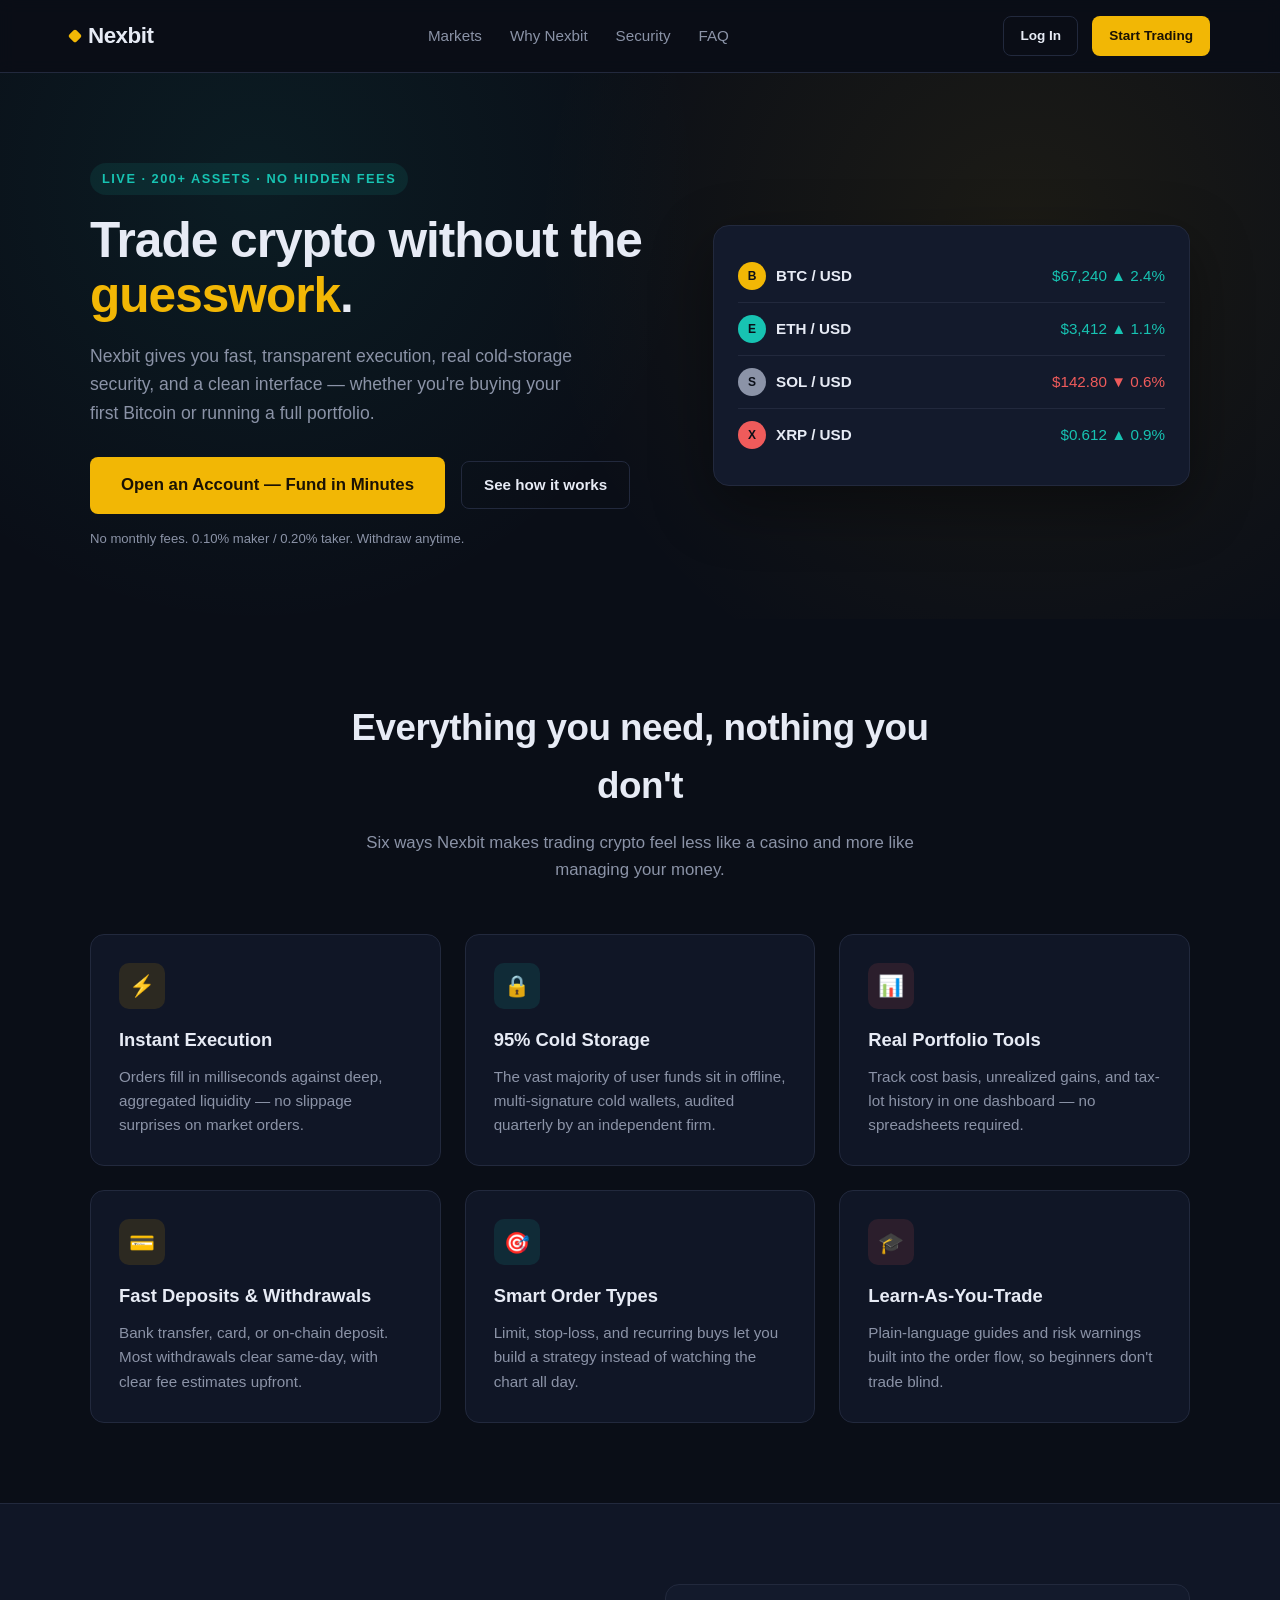
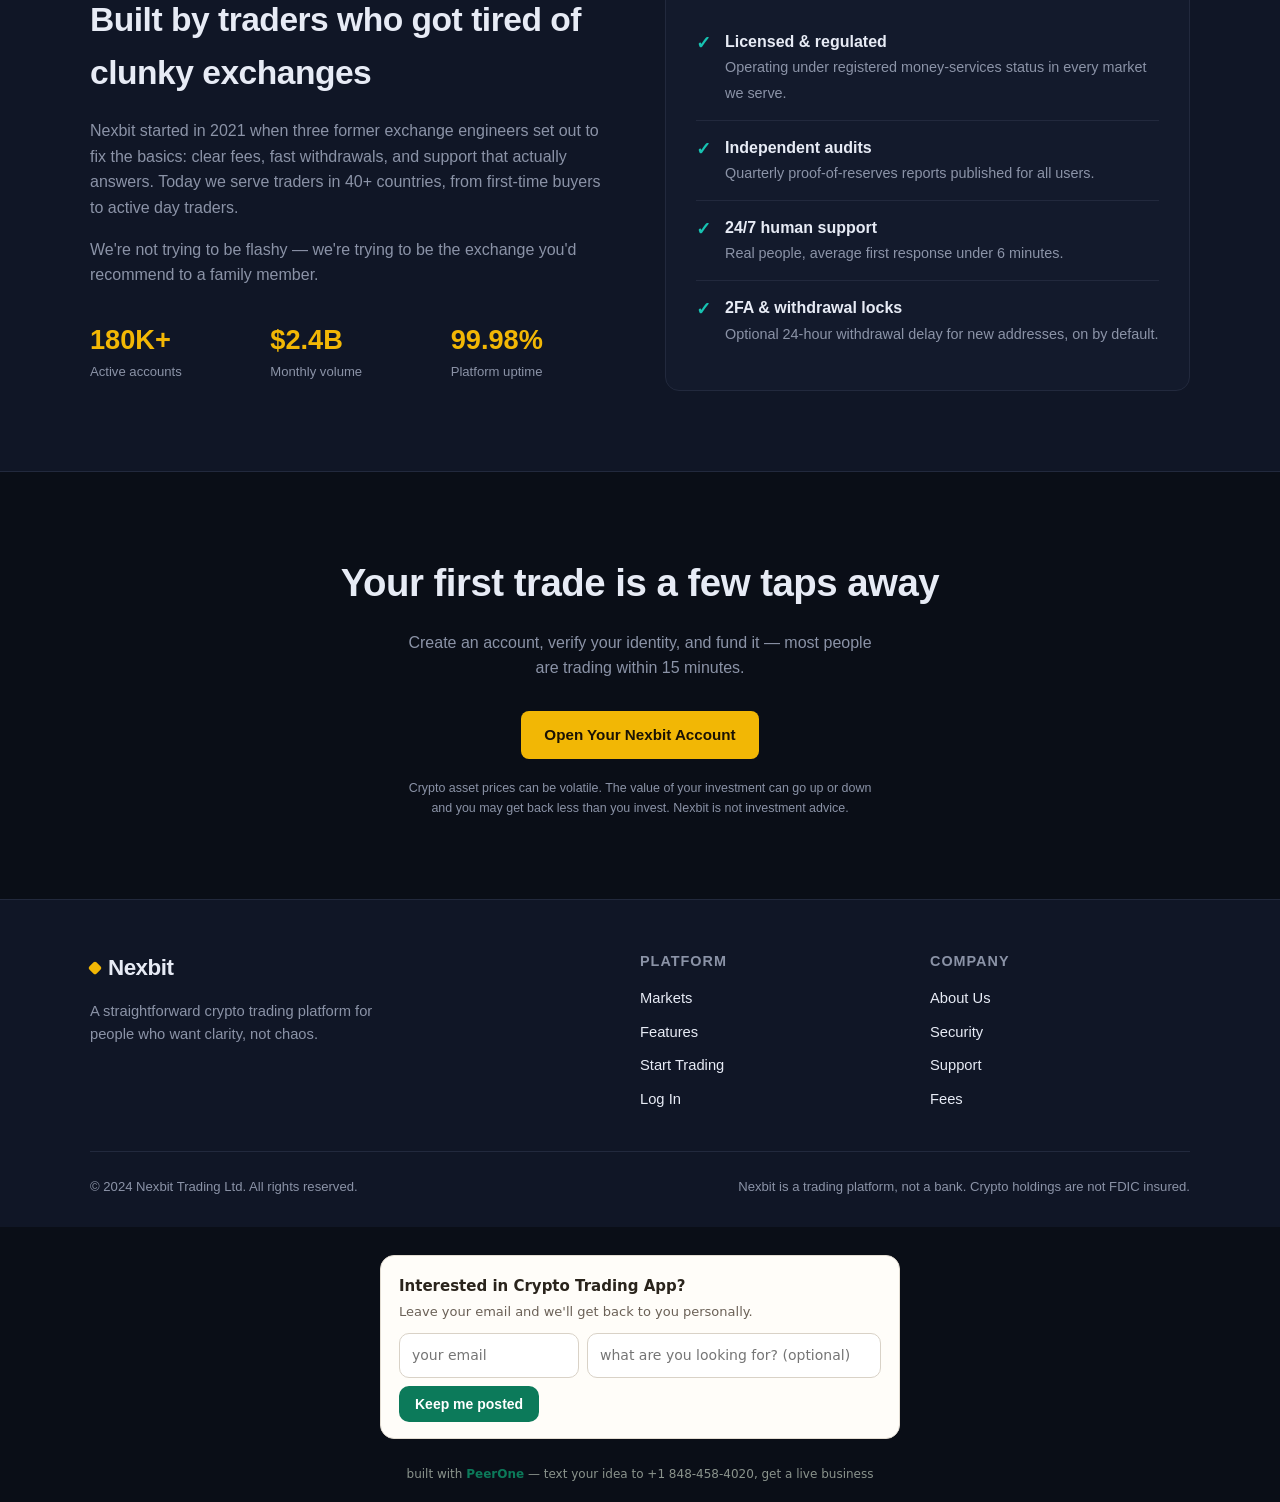
<file: index.html>
<!DOCTYPE html>
<html lang="en">
<head>
<meta property="og:title" content="Crypto Trading App">
<meta property="og:description" content="Crypto Trading App — a real business, live now. Built on PeerOne.">
<meta property="og:image" content="https://peerone.in/crypto-trading-app/og.png">
<meta property="og:url" content="https://peerone.in/crypto-trading-app/">
<meta property="og:type" content="website">
<meta name="twitter:card" content="summary_large_image">
<link rel="canonical" href="https://peerone.in/crypto-trading-app/">
<meta charset="UTF-8">
<meta name="viewport" content="width=device-width, initial-scale=1.0">
<title>Nexbit — Crypto Trading, Simplified</title>
<style>
  :root {
    --bg: #0a0e17;
    --bg-alt: #101626;
    --card: #131a2c;
    --border: #22293d;
    --text: #e7ebf5;
    --muted: #8b93a7;
    --gold: #f2b705;
    --teal: #17c3b2;
    --red: #ef5b5b;
  }

  * { box-sizing: border-box; margin: 0; padding: 0; }

  html { scroll-behavior: smooth; }

  body {
    font-family: -apple-system, BlinkMacSystemFont, "Segoe UI", Roboto, Helvetica, Arial, sans-serif;
    background: var(--bg);
    color: var(--text);
    line-height: 1.6;
  }

  a { color: inherit; text-decoration: none; }

  img, svg { display: block; }

  .wrap {
    width: 100%;
    max-width: 1140px;
    margin: 0 auto;
    padding: 0 20px;
  }

  /* HEADER */
  header.site {
    position: sticky;
    top: 0;
    z-index: 100;
    background: rgba(10, 14, 23, 0.9);
    backdrop-filter: blur(8px);
    border-bottom: 1px solid var(--border);
  }

  .nav {
    display: flex;
    align-items: center;
    justify-content: space-between;
    padding: 16px 0;
  }

  .logo {
    font-size: 1.4rem;
    font-weight: 800;
    letter-spacing: -0.5px;
    display: flex;
    align-items: center;
    gap: 8px;
  }

  .logo .dot {
    width: 10px;
    height: 10px;
    background: var(--gold);
    border-radius: 2px;
    transform: rotate(45deg);
  }

  nav.links {
    display: none;
    gap: 28px;
    font-size: 0.95rem;
    color: var(--muted);
  }

  nav.links a:hover { color: var(--text); }

  @media (min-width: 800px) {
    nav.links { display: flex; }
  }

  .nav-actions {
    display: flex;
    align-items: center;
    gap: 14px;
  }

  .btn {
    display: inline-block;
    padding: 11px 22px;
    border-radius: 8px;
    font-weight: 600;
    font-size: 0.95rem;
    transition: transform 0.15s ease, box-shadow 0.15s ease;
    border: 1px solid transparent;
  }

  .btn-primary {
    background: var(--gold);
    color: #1a1204;
  }

  .btn-primary:hover {
    box-shadow: 0 0 0 3px rgba(242, 183, 5, 0.25);
  }

  .btn-ghost {
    color: var(--text);
    border-color: var(--border);
  }

  .btn-ghost:hover {
    border-color: var(--gold);
    color: var(--gold);
  }

  .btn-small { padding: 8px 16px; font-size: 0.85rem; }

  /* HERO */
  .hero {
    padding: 90px 0 70px;
    position: relative;
    overflow: hidden;
    background:
      radial-gradient(circle at 20% 20%, rgba(23, 195, 178, 0.08), transparent 40%),
      radial-gradient(circle at 80% 30%, rgba(242, 183, 5, 0.08), transparent 45%);
  }

  .hero-grid {
    display: grid;
    grid-template-columns: 1fr;
    gap: 40px;
    align-items: center;
  }

  @media (min-width: 900px) {
    .hero-grid { grid-template-columns: 1.1fr 0.9fr; }
  }

  .kicker {
    display: inline-block;
    color: var(--teal);
    font-size: 0.8rem;
    font-weight: 700;
    letter-spacing: 1.5px;
    text-transform: uppercase;
    background: rgba(23, 195, 178, 0.1);
    padding: 6px 12px;
    border-radius: 999px;
    margin-bottom: 18px;
  }

  h1 {
    font-size: clamp(2rem, 4.5vw, 3.1rem);
    line-height: 1.1;
    letter-spacing: -1px;
    margin-bottom: 20px;
  }

  h1 span { color: var(--gold); }

  .hero p.lead {
    color: var(--muted);
    font-size: 1.1rem;
    max-width: 500px;
    margin-bottom: 30px;
  }

  .hero-cta {
    display: flex;
    flex-wrap: wrap;
    gap: 16px;
    align-items: center;
  }

  .hero-cta .btn-primary { font-size: 1.05rem; padding: 14px 30px; }

  .fineprint {
    margin-top: 14px;
    font-size: 0.82rem;
    color: var(--muted);
  }

  /* Ticker card in hero */
  .ticker-card {
    background: var(--card);
    border: 1px solid var(--border);
    border-radius: 16px;
    padding: 24px;
    box-shadow: 0 20px 60px rgba(0,0,0,0.4);
  }

  .ticker-row {
    display: flex;
    justify-content: space-between;
    align-items: center;
    padding: 12px 0;
    border-bottom: 1px solid var(--border);
    font-size: 0.95rem;
  }

  .ticker-row:last-child { border-bottom: none; }

  .coin { display: flex; align-items: center; gap: 10px; font-weight: 600; }

  .coin-icon {
    width: 28px; height: 28px;
    border-radius: 50%;
    display: flex; align-items: center; justify-content: center;
    font-size: 0.75rem;
    font-weight: 800;
    color: #0a0e17;
  }

  .up { color: var(--teal); }
  .down { color: var(--red); }

  /* SECTIONS */
  section { padding: 80px 0; }

  .section-head {
    max-width: 620px;
    margin: 0 auto 50px;
    text-align: center;
  }

  .section-head h2 {
    font-size: clamp(1.7rem, 3vw, 2.3rem);
    letter-spacing: -0.5px;
    margin-bottom: 14px;
  }

  .section-head p { color: var(--muted); font-size: 1.05rem; }

  /* FEATURES */
  .features {
    display: grid;
    grid-template-columns: 1fr;
    gap: 24px;
  }

  @media (min-width: 700px) {
    .features { grid-template-columns: repeat(2, 1fr); }
  }
  @media (min-width: 1000px) {
    .features { grid-template-columns: repeat(3, 1fr); }
  }

  .feature-card {
    background: var(--bg-alt);
    border: 1px solid var(--border);
    border-radius: 14px;
    padding: 28px;
    transition: border-color 0.2s ease, transform 0.2s ease;
  }

  .feature-card:hover {
    border-color: var(--gold);
    transform: translateY(-3px);
  }

  .feature-icon {
    width: 46px; height: 46px;
    border-radius: 10px;
    display: flex; align-items: center; justify-content: center;
    font-size: 1.3rem;
    margin-bottom: 16px;
  }

  .feature-card h3 { font-size: 1.15rem; margin-bottom: 10px; }
  .feature-card p { color: var(--muted); font-size: 0.95rem; }

  /* ABOUT / TRUST */
  .about {
    background: var(--bg-alt);
    border-top: 1px solid var(--border);
    border-bottom: 1px solid var(--border);
  }

  .about-grid {
    display: grid;
    grid-template-columns: 1fr;
    gap: 50px;
    align-items: center;
  }

  @media (min-width: 900px) {
    .about-grid { grid-template-columns: 1fr 1fr; }
  }

  .about h2 { font-size: clamp(1.6rem, 3vw, 2.1rem); margin-bottom: 18px; letter-spacing: -0.5px; }
  .about p { color: var(--muted); margin-bottom: 16px; }

  .stats {
    display: grid;
    grid-template-columns: repeat(3, 1fr);
    gap: 16px;
    margin-top: 30px;
  }

  .stat { text-align: left; }
  .stat .num { font-size: 1.7rem; font-weight: 800; color: var(--gold); }
  .stat .label { font-size: 0.82rem; color: var(--muted); }

  .trust-card {
    background: var(--card);
    border: 1px solid var(--border);
    border-radius: 14px;
    padding: 30px;
  }

  .trust-item {
    display: flex;
    gap: 14px;
    padding: 14px 0;
    border-bottom: 1px solid var(--border);
  }

  .trust-item:last-child { border-bottom: none; }

  .trust-item .mark {
    color: var(--teal);
    font-weight: 800;
    font-size: 1.1rem;
  }

  /* CTA STRIP */
  .cta-strip {
    text-align: center;
    padding: 80px 0;
  }

  .cta-strip h2 {
    font-size: clamp(1.7rem, 3.2vw, 2.4rem);
    margin-bottom: 16px;
    letter-spacing: -0.5px;
  }

  .cta-strip p {
    color: var(--muted);
    max-width: 480px;
    margin: 0 auto 30px;
  }

  /* FOOTER */
  footer {
    border-top: 1px solid var(--border);
    padding: 50px 0 30px;
    background: var(--bg-alt);
  }

  .footer-grid {
    display: grid;
    grid-template-columns: 1fr;
    gap: 30px;
    margin-bottom: 30px;
  }

  @media (min-width: 700px) {
    .footer-grid { grid-template-columns: 2fr 1fr 1fr; }
  }

  .footer-grid h4 {
    font-size: 0.9rem;
    text-transform: uppercase;
    letter-spacing: 1px;
    color: var(--muted);
    margin-bottom: 14px;
  }

  .footer-grid ul { list-style: none; }
  .footer-grid li { margin-bottom: 10px; font-size: 0.92rem; }
  .footer-grid a:hover { color: var(--gold); }

  .footer-bottom {
    display: flex;
    flex-direction: column;
    gap: 10px;
    padding-top: 24px;
    border-top: 1px solid var(--border);
    font-size: 0.82rem;
    color: var(--muted);
  }

  @media (min-width: 700px) {
    .footer-bottom { flex-direction: row; justify-content: space-between; }
  }

  .risk-note {
    font-size: 0.78rem;
    color: var(--muted);
    max-width: 700px;
  }
</style>
<script type="application/ld+json">{"@context": "https://schema.org", "@type": "LocalBusiness", "name": "Crypto Trading App", "url": "https://peerone.in/crypto-trading-app/", "image": "https://peerone.in/crypto-trading-app/og.png", "description": "Crypto Trading App \u2014 built and run on PeerOne."}</script>
</head>
<body>

<header class="site">
  <div class="wrap nav">
    <a href="#top" class="logo"><span class="dot"></span>Nexbit</a>
    <nav class="links">
      <a href="#markets">Markets</a>
      <a href="#features">Why Nexbit</a>
      <a href="#about">Security</a>
      <a href="#faq">FAQ</a>
    </nav>
    <div class="nav-actions">
      <a href="login.html" class="btn btn-ghost btn-small">Log In</a>
      <a href="pay.html" class="btn btn-primary btn-small">Start Trading</a>
    </div>
  </div>
</header>

<main id="top">
  <section class="hero">
    <div class="wrap hero-grid">
      <div>
        <span class="kicker">Live · 200+ assets · No hidden fees</span>
        <h1>Trade crypto without the <span>guesswork</span>.</h1>
        <p class="lead">Nexbit gives you fast, transparent execution, real cold-storage security, and a clean interface — whether you're buying your first Bitcoin or running a full portfolio.</p>
        <div class="hero-cta">
          <a href="pay.html" class="btn btn-primary">Open an Account — Fund in Minutes</a>
          <a href="#features" class="btn btn-ghost">See how it works</a>
        </div>
        <p class="fineprint">No monthly fees. 0.10% maker / 0.20% taker. Withdraw anytime.</p>
      </div>

      <div class="ticker-card">
        <div class="ticker-row">
          <div class="coin"><span class="coin-icon" style="background:#f2b705;">B</span> BTC / USD</div>
          <div class="up">$67,240 ▲ 2.4%</div>
        </div>
        <div class="ticker-row">
          <div class="coin"><span class="coin-icon" style="background:#17c3b2;">E</span> ETH / USD</div>
          <div class="up">$3,412 ▲ 1.1%</div>
        </div>
        <div class="ticker-row">
          <div class="coin"><span class="coin-icon" style="background:#8b93a7;">S</span> SOL / USD</div>
          <div class="down">$142.80 ▼ 0.6%</div>
        </div>
        <div class="ticker-row">
          <div class="coin"><span class="coin-icon" style="background:#ef5b5b;">X</span> XRP / USD</div>
          <div class="up">$0.612 ▲ 0.9%</div>
        </div>
      </div>
    </div>
  </section>

  <section id="features">
    <div class="wrap">
      <div class="section-head">
        <h2>Everything you need, nothing you don't</h2>
        <p>Six ways Nexbit makes trading crypto feel less like a casino and more like managing your money.</p>
      </div>
      <div class="features">
        <div class="feature-card">
          <div class="feature-icon" style="background:rgba(242,183,5,0.12); color:var(--gold);">⚡</div>
          <h3>Instant Execution</h3>
          <p>Orders fill in milliseconds against deep, aggregated liquidity — no slippage surprises on market orders.</p>
        </div>
        <div class="feature-card">
          <div class="feature-icon" style="background:rgba(23,195,178,0.12); color:var(--teal);">🔒</div>
          <h3>95% Cold Storage</h3>
          <p>The vast majority of user funds sit in offline, multi-signature cold wallets, audited quarterly by an independent firm.</p>
        </div>
        <div class="feature-card">
          <div class="feature-icon" style="background:rgba(239,91,91,0.12); color:var(--red);">📊</div>
          <h3>Real Portfolio Tools</h3>
          <p>Track cost basis, unrealized gains, and tax-lot history in one dashboard — no spreadsheets required.</p>
        </div>
        <div class="feature-card">
          <div class="feature-icon" style="background:rgba(242,183,5,0.12); color:var(--gold);">💳</div>
          <h3>Fast Deposits & Withdrawals</h3>
          <p>Bank transfer, card, or on-chain deposit. Most withdrawals clear same-day, with clear fee estimates upfront.</p>
        </div>
        <div class="feature-card">
          <div class="feature-icon" style="background:rgba(23,195,178,0.12); color:var(--teal);">🎯</div>
          <h3>Smart Order Types</h3>
          <p>Limit, stop-loss, and recurring buys let you build a strategy instead of watching the chart all day.</p>
        </div>
        <div class="feature-card">
          <div class="feature-icon" style="background:rgba(239,91,91,0.12); color:var(--red);">🎓</div>
          <h3>Learn-As-You-Trade</h3>
          <p>Plain-language guides and risk warnings built into the order flow, so beginners don't trade blind.</p>
        </div>
      </div>
    </div>
  </section>

  <section id="about" class="about">
    <div class="wrap about-grid">
      <div>
        <h2>Built by traders who got tired of clunky exchanges</h2>
        <p>Nexbit started in 2021 when three former exchange engineers set out to fix the basics: clear fees, fast withdrawals, and support that actually answers. Today we serve traders in 40+ countries, from first-time buyers to active day traders.</p>
        <p>We're not trying to be flashy — we're trying to be the exchange you'd recommend to a family member.</p>
        <div class="stats">
          <div class="stat"><div class="num">180K+</div><div class="label">Active accounts</div></div>
          <div class="stat"><div class="num">$2.4B</div><div class="label">Monthly volume</div></div>
          <div class="stat"><div class="num">99.98%</div><div class="label">Platform uptime</div></div>
        </div>
      </div>
      <div class="trust-card">
        <div class="trust-item"><span class="mark">✓</span><div><strong>Licensed & regulated</strong><br><span style="color:var(--muted); font-size:0.9rem;">Operating under registered money-services status in every market we serve.</span></div></div>
        <div class="trust-item"><span class="mark">✓</span><div><strong>Independent audits</strong><br><span style="color:var(--muted); font-size:0.9rem;">Quarterly proof-of-reserves reports published for all users.</span></div></div>
        <div class="trust-item"><span class="mark">✓</span><div><strong>24/7 human support</strong><br><span style="color:var(--muted); font-size:0.9rem;">Real people, average first response under 6 minutes.</span></div></div>
        <div class="trust-item"><span class="mark">✓</span><div><strong>2FA & withdrawal locks</strong><br><span style="color:var(--muted); font-size:0.9rem;">Optional 24-hour withdrawal delay for new addresses, on by default.</span></div></div>
      </div>
    </div>
  </section>

  <section class="cta-strip" id="faq">
    <div class="wrap">
      <h2>Your first trade is a few taps away</h2>
      <p>Create an account, verify your identity, and fund it — most people are trading within 15 minutes.</p>
      <a href="pay.html" class="btn btn-primary">Open Your Nexbit Account</a>
      <p class="risk-note" style="margin:20px auto 0;">Crypto asset prices can be volatile. The value of your investment can go up or down and you may get back less than you invest. Nexbit is not investment advice.</p>
    </div>
  </section>
</main>

<footer>
  <div class="wrap">
    <div class="footer-grid">
      <div>
        <a href="#top" class="logo"><span class="dot"></span>Nexbit</a>
        <p style="color:var(--muted); margin-top:14px; max-width:320px; font-size:0.92rem;">A straightforward crypto trading platform for people who want clarity, not chaos.</p>
      </div>
      <div>
        <h4>Platform</h4>
        <ul>
          <li><a href="#markets">Markets</a></li>
          <li><a href="#features">Features</a></li>
          <li><a href="pay.html">Start Trading</a></li>
          <li><a href="login.html">Log In</a></li>
        </ul>
      </div>
      <div>
        <h4>Company</h4>
        <ul>
          <li><a href="#about">About Us</a></li>
          <li><a href="#about">Security</a></li>
          <li><a href="#faq">Support</a></li>
          <li><a href="#faq">Fees</a></li>
        </ul>
      </div>
    </div>
    <div class="footer-bottom">
      <span>© 2024 Nexbit Trading Ltd. All rights reserved.</span>
      <span>Nexbit is a trading platform, not a bank. Crypto holdings are not FDIC insured.</span>
    </div>
  </div>
</footer>


<!-- peerone-lead-box -->
<div id="po-lead" style="max-width:520px;margin:28px auto 8px;padding:18px 18px 16px;border:1px solid #e3ddd3;border-radius:14px;font-family:system-ui,-apple-system,'Segoe UI',sans-serif;background:#fffdf9;color:#2a241c">
  <div style="font-weight:700;font-size:15px;margin-bottom:4px">Interested in Crypto Trading App?</div>
  <div style="font-size:13px;color:#6b6157;margin-bottom:10px">Leave your email and we'll get back to you personally.</div>
  <form id="po-lead-form" style="display:flex;gap:8px;flex-wrap:wrap">
    <input name="email" type="email" required placeholder="your email" style="flex:1;min-width:180px;padding:10px 12px;border:1px solid #d9d2c7;border-radius:10px;font:inherit;font-size:14px">
    <input name="note" type="text" placeholder="what are you looking for? (optional)" style="flex:2;min-width:200px;padding:10px 12px;border:1px solid #d9d2c7;border-radius:10px;font:inherit;font-size:14px">
    <button type="submit" style="padding:10px 16px;border:0;border-radius:10px;background:#0c7a5a;color:#fff;font-weight:700;font-size:14px;cursor:pointer">Keep me posted</button>
  </form>
  <div id="po-lead-msg" style="font-size:13px;color:#0c7a5a;margin-top:8px;display:none"></div>
</div>
<script>
(function(){var f=document.getElementById('po-lead-form');if(!f)return;f.addEventListener('submit',async function(e){e.preventDefault();var b=f.querySelector('button');b.disabled=true;var m=document.getElementById('po-lead-msg');try{var r=await fetch('api/leads',{method:'POST',headers:{'Content-Type':'application/json'},body:JSON.stringify({email:f.email.value,note:f.note.value,source:document.referrer||''})});var d=await r.json();m.style.display='block';m.textContent=d.ok?'Thanks! We\'ll be in touch.':(d.error||'Something went wrong');if(d.ok)f.style.display='none';}catch(x){m.style.display='block';m.textContent='Could not send — try again';}b.disabled=false;});})();
</script>
<!-- peerone-account -->
<script>
(function(){var t=localStorage.getItem('auth_token');if(!t)return;
fetch('api/auth/me',{headers:{'Authorization':'Bearer '+t}}).then(function(r){return r.json()}).then(function(d){
if(!d||!d.success){localStorage.removeItem('auth_token');return;}
var first=((d.user&&d.user.name)||'').split(' ')[0]||'there';
document.querySelectorAll('a[href="login.html"],a[href="./login.html"]').forEach(function(a){a.textContent='Hi '+first+' · My account';a.setAttribute('href','dashboard.html');});
}).catch(function(){});})();
</script>

<div style="text-align:center;padding:18px 10px;font-size:12px;color:#8a938c;font-family:system-ui,sans-serif">built with <a href="https://peerone.in" style="color:#0c7a5a;text-decoration:none;font-weight:600">PeerOne</a> — text your idea to +1 848-458-4020, get a live business</div>
</body>
</html>
</file>
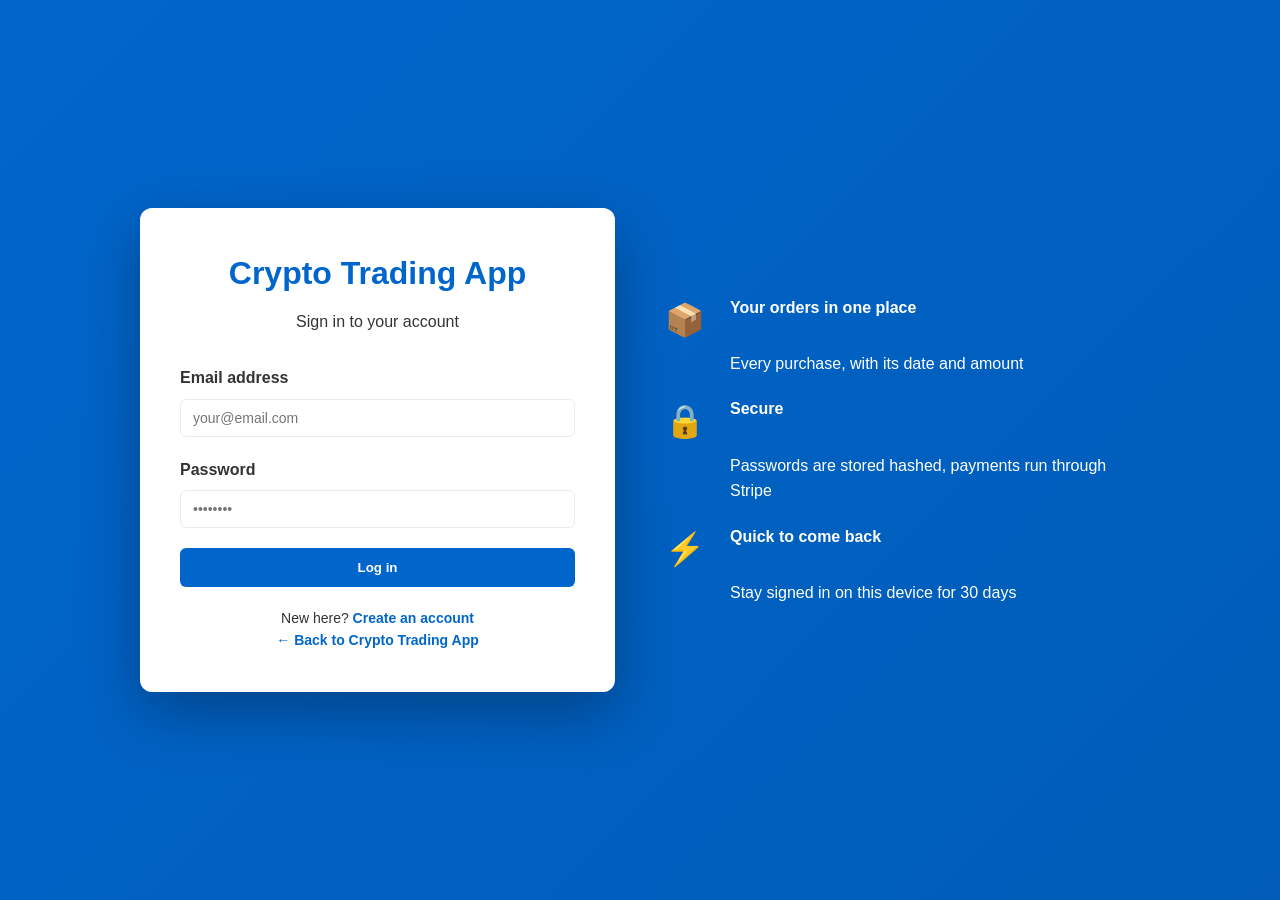
<file: dashboard.html>
<!DOCTYPE html>
<html lang="en">
<head>
    <meta charset="UTF-8">
    <meta name="viewport" content="width=device-width, initial-scale=1.0">
    <title>My Account - Crypto Trading App</title>
    <link rel="stylesheet" href="styles.css">
</head>
<body>
    <nav class="navbar navbar-dashboard">
        <div class="container">
            <div class="navbar-brand">
                <h1>Crypto Trading App</h1>
            </div>
            <ul class="navbar-menu">
                <li><a href="index.html">Home</a></li>
                <li><a href="pay.html">Buy</a></li>
                <li><a href="#" id="logout-btn" class="btn-nav">Log out</a></li>
            </ul>
        </div>
    </nav>

    <div class="dashboard-container">
        <aside class="sidebar">
            <div class="sidebar-content">
                <div class="user-profile">
                    <div class="avatar">👤</div>
                    <div class="user-info">
                        <p class="user-name" id="user-name">Loading...</p>
                        <p class="user-email" id="user-email"></p>
                    </div>
                </div>
                <nav class="sidebar-menu">
                    <a href="#" class="menu-item active" data-section="overview">🏠 Overview</a>
                    <a href="#" class="menu-item" data-section="orders">📦 My orders</a>
                    <a href="#" class="menu-item" data-section="profile">⚙️ Profile</a>
                </nav>
            </div>
        </aside>

        <main class="dashboard-main">
            <section id="overview-section" class="dashboard-section active">
                <div class="section-header">
                    <h2>Hi, <span id="welcome-name">there</span> 👋</h2>
                    <p id="welcome-msg">Your account with Crypto Trading App</p>
                </div>

                <div class="stats-grid">
                    <div class="stat-card">
                        <div class="stat-icon">📦</div>
                        <div class="stat-content">
                            <p class="stat-label">Orders</p>
                            <p class="stat-value" id="stat-orders">–</p>
                        </div>
                    </div>
                    <div class="stat-card">
                        <div class="stat-icon">💳</div>
                        <div class="stat-content">
                            <p class="stat-label">Total spent</p>
                            <p class="stat-value" id="stat-spent">–</p>
                        </div>
                    </div>
                    <div class="stat-card">
                        <div class="stat-icon">📅</div>
                        <div class="stat-content">
                            <p class="stat-label">Member since</p>
                            <p class="stat-value" id="stat-since">–</p>
                        </div>
                    </div>
                </div>

                <div class="quick-actions">
                    <h3>Quick actions</h3>
                    <div class="actions-grid">
                        <a class="action-btn" href="pay.html">🛒 Buy / book</a>
                        <a class="action-btn" href="#" data-goto="orders">📦 See my orders</a>
                        <a class="action-btn" href="index.html">🌐 Back to the site</a>
                    </div>
                </div>
            </section>

            <section id="orders-section" class="dashboard-section">
                <div class="section-header">
                    <h2>My orders</h2>
                    <a class="btn btn-primary" href="pay.html">+ New order</a>
                </div>
                <div class="products-list" id="orders-list">
                    <p>Loading your orders...</p>
                </div>
            </section>

            <section id="profile-section" class="dashboard-section">
                <div class="section-header">
                    <h2>Profile</h2>
                </div>
                <form class="settings-form" id="profile-form">
                    <div class="form-group">
                        <label for="profile-name">Name</label>
                        <input type="text" id="profile-name" placeholder="Your name">
                    </div>
                    <div class="form-group">
                        <label for="profile-email">Email</label>
                        <input type="email" id="profile-email" readonly>
                    </div>
                    <div class="form-group">
                        <label for="profile-phone">Phone (optional)</label>
                        <input type="tel" id="profile-phone" placeholder="+1 (555) 000-0000">
                    </div>
                    <button type="submit" class="btn btn-primary">Save changes</button>
                    <span id="profile-msg" style="margin-left:12px"></span>
                </form>
                <p style="margin-top:32px"><a href="#" id="delete-account" style="color:#b3261e">Delete my account</a></p>
            </section>
        </main>
    </div>

    <script src="auth.js"></script>
    <script src="dashboard.js"></script>
</body>
</html>
</file>
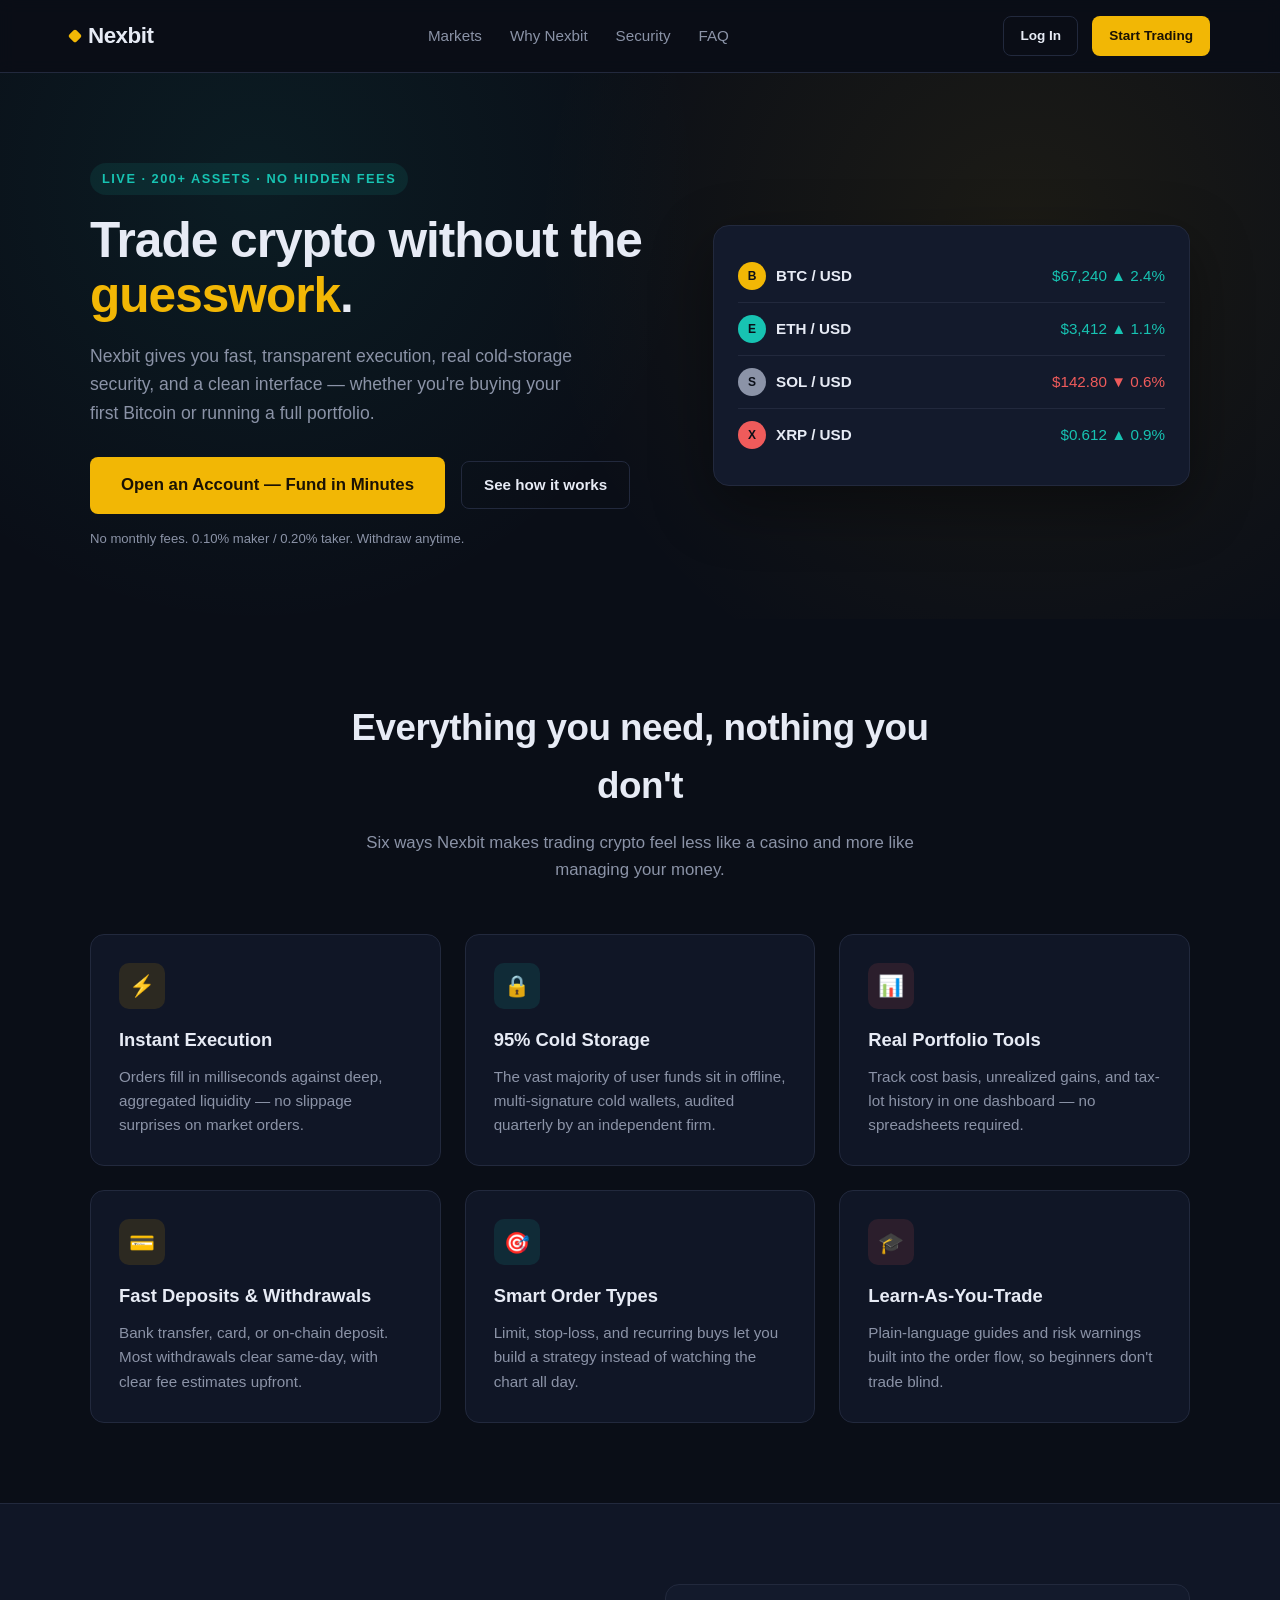
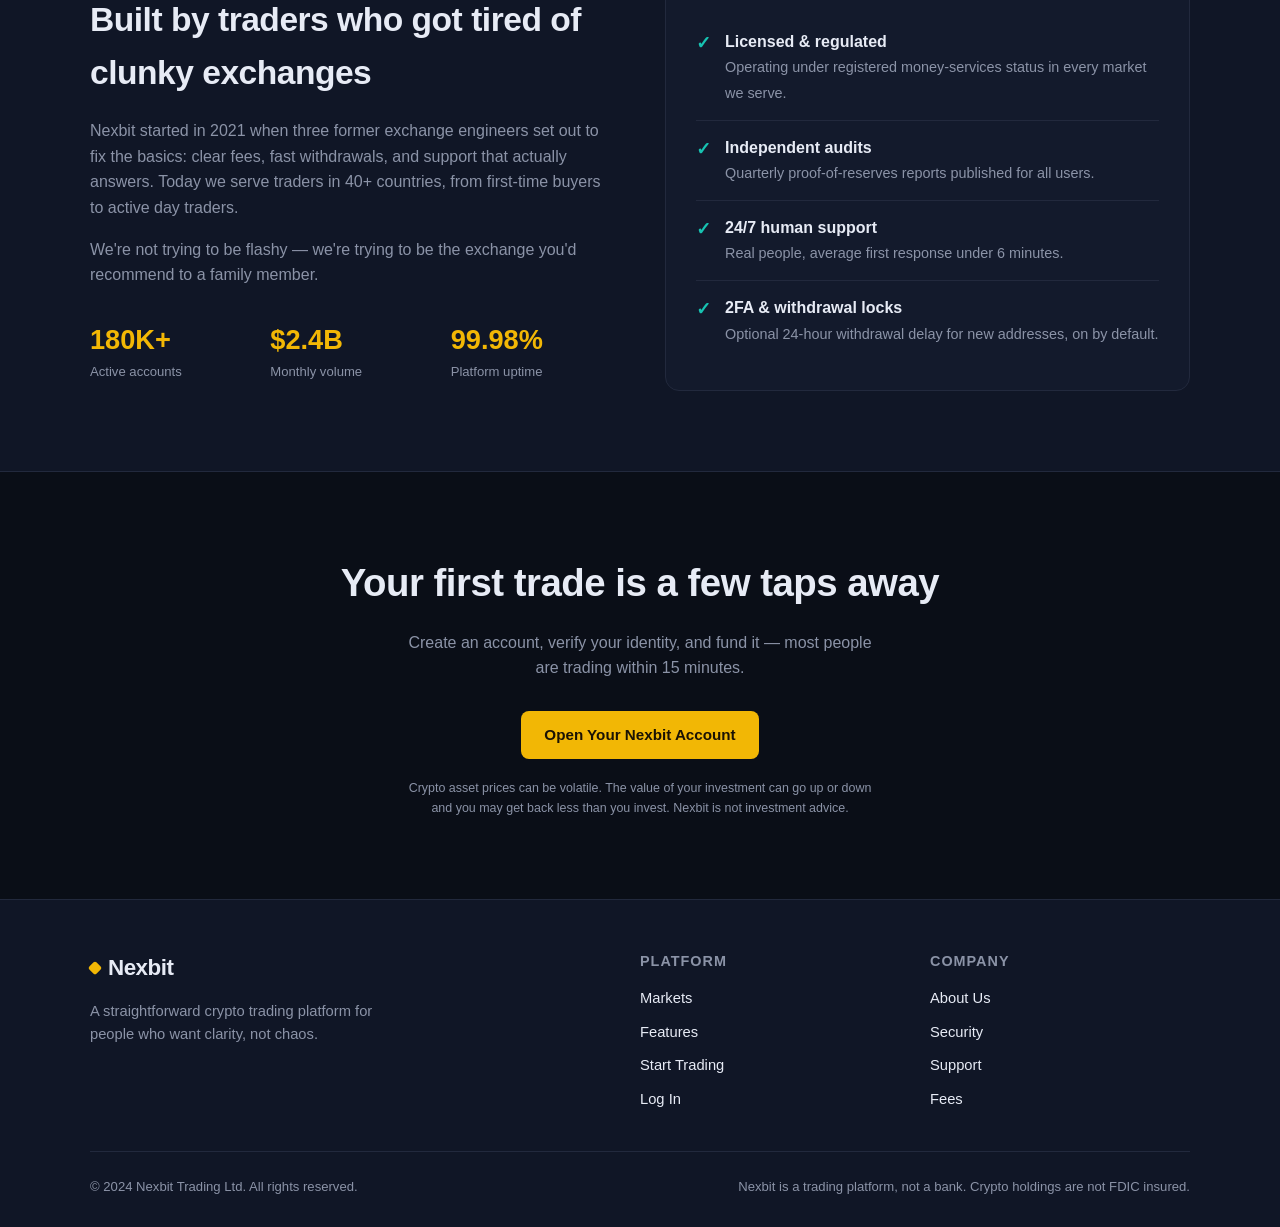
<file: landing.html>
<!DOCTYPE html>
<html lang="en">
<head>
<meta charset="UTF-8">
<meta name="viewport" content="width=device-width, initial-scale=1.0">
<title>Nexbit — Crypto Trading, Simplified</title>
<style>
  :root {
    --bg: #0a0e17;
    --bg-alt: #101626;
    --card: #131a2c;
    --border: #22293d;
    --text: #e7ebf5;
    --muted: #8b93a7;
    --gold: #f2b705;
    --teal: #17c3b2;
    --red: #ef5b5b;
  }

  * { box-sizing: border-box; margin: 0; padding: 0; }

  html { scroll-behavior: smooth; }

  body {
    font-family: -apple-system, BlinkMacSystemFont, "Segoe UI", Roboto, Helvetica, Arial, sans-serif;
    background: var(--bg);
    color: var(--text);
    line-height: 1.6;
  }

  a { color: inherit; text-decoration: none; }

  img, svg { display: block; }

  .wrap {
    width: 100%;
    max-width: 1140px;
    margin: 0 auto;
    padding: 0 20px;
  }

  /* HEADER */
  header.site {
    position: sticky;
    top: 0;
    z-index: 100;
    background: rgba(10, 14, 23, 0.9);
    backdrop-filter: blur(8px);
    border-bottom: 1px solid var(--border);
  }

  .nav {
    display: flex;
    align-items: center;
    justify-content: space-between;
    padding: 16px 0;
  }

  .logo {
    font-size: 1.4rem;
    font-weight: 800;
    letter-spacing: -0.5px;
    display: flex;
    align-items: center;
    gap: 8px;
  }

  .logo .dot {
    width: 10px;
    height: 10px;
    background: var(--gold);
    border-radius: 2px;
    transform: rotate(45deg);
  }

  nav.links {
    display: none;
    gap: 28px;
    font-size: 0.95rem;
    color: var(--muted);
  }

  nav.links a:hover { color: var(--text); }

  @media (min-width: 800px) {
    nav.links { display: flex; }
  }

  .nav-actions {
    display: flex;
    align-items: center;
    gap: 14px;
  }

  .btn {
    display: inline-block;
    padding: 11px 22px;
    border-radius: 8px;
    font-weight: 600;
    font-size: 0.95rem;
    transition: transform 0.15s ease, box-shadow 0.15s ease;
    border: 1px solid transparent;
  }

  .btn-primary {
    background: var(--gold);
    color: #1a1204;
  }

  .btn-primary:hover {
    box-shadow: 0 0 0 3px rgba(242, 183, 5, 0.25);
  }

  .btn-ghost {
    color: var(--text);
    border-color: var(--border);
  }

  .btn-ghost:hover {
    border-color: var(--gold);
    color: var(--gold);
  }

  .btn-small { padding: 8px 16px; font-size: 0.85rem; }

  /* HERO */
  .hero {
    padding: 90px 0 70px;
    position: relative;
    overflow: hidden;
    background:
      radial-gradient(circle at 20% 20%, rgba(23, 195, 178, 0.08), transparent 40%),
      radial-gradient(circle at 80% 30%, rgba(242, 183, 5, 0.08), transparent 45%);
  }

  .hero-grid {
    display: grid;
    grid-template-columns: 1fr;
    gap: 40px;
    align-items: center;
  }

  @media (min-width: 900px) {
    .hero-grid { grid-template-columns: 1.1fr 0.9fr; }
  }

  .kicker {
    display: inline-block;
    color: var(--teal);
    font-size: 0.8rem;
    font-weight: 700;
    letter-spacing: 1.5px;
    text-transform: uppercase;
    background: rgba(23, 195, 178, 0.1);
    padding: 6px 12px;
    border-radius: 999px;
    margin-bottom: 18px;
  }

  h1 {
    font-size: clamp(2rem, 4.5vw, 3.1rem);
    line-height: 1.1;
    letter-spacing: -1px;
    margin-bottom: 20px;
  }

  h1 span { color: var(--gold); }

  .hero p.lead {
    color: var(--muted);
    font-size: 1.1rem;
    max-width: 500px;
    margin-bottom: 30px;
  }

  .hero-cta {
    display: flex;
    flex-wrap: wrap;
    gap: 16px;
    align-items: center;
  }

  .hero-cta .btn-primary { font-size: 1.05rem; padding: 14px 30px; }

  .fineprint {
    margin-top: 14px;
    font-size: 0.82rem;
    color: var(--muted);
  }

  /* Ticker card in hero */
  .ticker-card {
    background: var(--card);
    border: 1px solid var(--border);
    border-radius: 16px;
    padding: 24px;
    box-shadow: 0 20px 60px rgba(0,0,0,0.4);
  }

  .ticker-row {
    display: flex;
    justify-content: space-between;
    align-items: center;
    padding: 12px 0;
    border-bottom: 1px solid var(--border);
    font-size: 0.95rem;
  }

  .ticker-row:last-child { border-bottom: none; }

  .coin { display: flex; align-items: center; gap: 10px; font-weight: 600; }

  .coin-icon {
    width: 28px; height: 28px;
    border-radius: 50%;
    display: flex; align-items: center; justify-content: center;
    font-size: 0.75rem;
    font-weight: 800;
    color: #0a0e17;
  }

  .up { color: var(--teal); }
  .down { color: var(--red); }

  /* SECTIONS */
  section { padding: 80px 0; }

  .section-head {
    max-width: 620px;
    margin: 0 auto 50px;
    text-align: center;
  }

  .section-head h2 {
    font-size: clamp(1.7rem, 3vw, 2.3rem);
    letter-spacing: -0.5px;
    margin-bottom: 14px;
  }

  .section-head p { color: var(--muted); font-size: 1.05rem; }

  /* FEATURES */
  .features {
    display: grid;
    grid-template-columns: 1fr;
    gap: 24px;
  }

  @media (min-width: 700px) {
    .features { grid-template-columns: repeat(2, 1fr); }
  }
  @media (min-width: 1000px) {
    .features { grid-template-columns: repeat(3, 1fr); }
  }

  .feature-card {
    background: var(--bg-alt);
    border: 1px solid var(--border);
    border-radius: 14px;
    padding: 28px;
    transition: border-color 0.2s ease, transform 0.2s ease;
  }

  .feature-card:hover {
    border-color: var(--gold);
    transform: translateY(-3px);
  }

  .feature-icon {
    width: 46px; height: 46px;
    border-radius: 10px;
    display: flex; align-items: center; justify-content: center;
    font-size: 1.3rem;
    margin-bottom: 16px;
  }

  .feature-card h3 { font-size: 1.15rem; margin-bottom: 10px; }
  .feature-card p { color: var(--muted); font-size: 0.95rem; }

  /* ABOUT / TRUST */
  .about {
    background: var(--bg-alt);
    border-top: 1px solid var(--border);
    border-bottom: 1px solid var(--border);
  }

  .about-grid {
    display: grid;
    grid-template-columns: 1fr;
    gap: 50px;
    align-items: center;
  }

  @media (min-width: 900px) {
    .about-grid { grid-template-columns: 1fr 1fr; }
  }

  .about h2 { font-size: clamp(1.6rem, 3vw, 2.1rem); margin-bottom: 18px; letter-spacing: -0.5px; }
  .about p { color: var(--muted); margin-bottom: 16px; }

  .stats {
    display: grid;
    grid-template-columns: repeat(3, 1fr);
    gap: 16px;
    margin-top: 30px;
  }

  .stat { text-align: left; }
  .stat .num { font-size: 1.7rem; font-weight: 800; color: var(--gold); }
  .stat .label { font-size: 0.82rem; color: var(--muted); }

  .trust-card {
    background: var(--card);
    border: 1px solid var(--border);
    border-radius: 14px;
    padding: 30px;
  }

  .trust-item {
    display: flex;
    gap: 14px;
    padding: 14px 0;
    border-bottom: 1px solid var(--border);
  }

  .trust-item:last-child { border-bottom: none; }

  .trust-item .mark {
    color: var(--teal);
    font-weight: 800;
    font-size: 1.1rem;
  }

  /* CTA STRIP */
  .cta-strip {
    text-align: center;
    padding: 80px 0;
  }

  .cta-strip h2 {
    font-size: clamp(1.7rem, 3.2vw, 2.4rem);
    margin-bottom: 16px;
    letter-spacing: -0.5px;
  }

  .cta-strip p {
    color: var(--muted);
    max-width: 480px;
    margin: 0 auto 30px;
  }

  /* FOOTER */
  footer {
    border-top: 1px solid var(--border);
    padding: 50px 0 30px;
    background: var(--bg-alt);
  }

  .footer-grid {
    display: grid;
    grid-template-columns: 1fr;
    gap: 30px;
    margin-bottom: 30px;
  }

  @media (min-width: 700px) {
    .footer-grid { grid-template-columns: 2fr 1fr 1fr; }
  }

  .footer-grid h4 {
    font-size: 0.9rem;
    text-transform: uppercase;
    letter-spacing: 1px;
    color: var(--muted);
    margin-bottom: 14px;
  }

  .footer-grid ul { list-style: none; }
  .footer-grid li { margin-bottom: 10px; font-size: 0.92rem; }
  .footer-grid a:hover { color: var(--gold); }

  .footer-bottom {
    display: flex;
    flex-direction: column;
    gap: 10px;
    padding-top: 24px;
    border-top: 1px solid var(--border);
    font-size: 0.82rem;
    color: var(--muted);
  }

  @media (min-width: 700px) {
    .footer-bottom { flex-direction: row; justify-content: space-between; }
  }

  .risk-note {
    font-size: 0.78rem;
    color: var(--muted);
    max-width: 700px;
  }
</style>
</head>
<body>

<header class="site">
  <div class="wrap nav">
    <a href="#top" class="logo"><span class="dot"></span>Nexbit</a>
    <nav class="links">
      <a href="#markets">Markets</a>
      <a href="#features">Why Nexbit</a>
      <a href="#about">Security</a>
      <a href="#faq">FAQ</a>
    </nav>
    <div class="nav-actions">
      <a href="login.html" class="btn btn-ghost btn-small">Log In</a>
      <a href="pay.html" class="btn btn-primary btn-small">Start Trading</a>
    </div>
  </div>
</header>

<main id="top">
  <section class="hero">
    <div class="wrap hero-grid">
      <div>
        <span class="kicker">Live · 200+ assets · No hidden fees</span>
        <h1>Trade crypto without the <span>guesswork</span>.</h1>
        <p class="lead">Nexbit gives you fast, transparent execution, real cold-storage security, and a clean interface — whether you're buying your first Bitcoin or running a full portfolio.</p>
        <div class="hero-cta">
          <a href="pay.html" class="btn btn-primary">Open an Account — Fund in Minutes</a>
          <a href="#features" class="btn btn-ghost">See how it works</a>
        </div>
        <p class="fineprint">No monthly fees. 0.10% maker / 0.20% taker. Withdraw anytime.</p>
      </div>

      <div class="ticker-card">
        <div class="ticker-row">
          <div class="coin"><span class="coin-icon" style="background:#f2b705;">B</span> BTC / USD</div>
          <div class="up">$67,240 ▲ 2.4%</div>
        </div>
        <div class="ticker-row">
          <div class="coin"><span class="coin-icon" style="background:#17c3b2;">E</span> ETH / USD</div>
          <div class="up">$3,412 ▲ 1.1%</div>
        </div>
        <div class="ticker-row">
          <div class="coin"><span class="coin-icon" style="background:#8b93a7;">S</span> SOL / USD</div>
          <div class="down">$142.80 ▼ 0.6%</div>
        </div>
        <div class="ticker-row">
          <div class="coin"><span class="coin-icon" style="background:#ef5b5b;">X</span> XRP / USD</div>
          <div class="up">$0.612 ▲ 0.9%</div>
        </div>
      </div>
    </div>
  </section>

  <section id="features">
    <div class="wrap">
      <div class="section-head">
        <h2>Everything you need, nothing you don't</h2>
        <p>Six ways Nexbit makes trading crypto feel less like a casino and more like managing your money.</p>
      </div>
      <div class="features">
        <div class="feature-card">
          <div class="feature-icon" style="background:rgba(242,183,5,0.12); color:var(--gold);">⚡</div>
          <h3>Instant Execution</h3>
          <p>Orders fill in milliseconds against deep, aggregated liquidity — no slippage surprises on market orders.</p>
        </div>
        <div class="feature-card">
          <div class="feature-icon" style="background:rgba(23,195,178,0.12); color:var(--teal);">🔒</div>
          <h3>95% Cold Storage</h3>
          <p>The vast majority of user funds sit in offline, multi-signature cold wallets, audited quarterly by an independent firm.</p>
        </div>
        <div class="feature-card">
          <div class="feature-icon" style="background:rgba(239,91,91,0.12); color:var(--red);">📊</div>
          <h3>Real Portfolio Tools</h3>
          <p>Track cost basis, unrealized gains, and tax-lot history in one dashboard — no spreadsheets required.</p>
        </div>
        <div class="feature-card">
          <div class="feature-icon" style="background:rgba(242,183,5,0.12); color:var(--gold);">💳</div>
          <h3>Fast Deposits & Withdrawals</h3>
          <p>Bank transfer, card, or on-chain deposit. Most withdrawals clear same-day, with clear fee estimates upfront.</p>
        </div>
        <div class="feature-card">
          <div class="feature-icon" style="background:rgba(23,195,178,0.12); color:var(--teal);">🎯</div>
          <h3>Smart Order Types</h3>
          <p>Limit, stop-loss, and recurring buys let you build a strategy instead of watching the chart all day.</p>
        </div>
        <div class="feature-card">
          <div class="feature-icon" style="background:rgba(239,91,91,0.12); color:var(--red);">🎓</div>
          <h3>Learn-As-You-Trade</h3>
          <p>Plain-language guides and risk warnings built into the order flow, so beginners don't trade blind.</p>
        </div>
      </div>
    </div>
  </section>

  <section id="about" class="about">
    <div class="wrap about-grid">
      <div>
        <h2>Built by traders who got tired of clunky exchanges</h2>
        <p>Nexbit started in 2021 when three former exchange engineers set out to fix the basics: clear fees, fast withdrawals, and support that actually answers. Today we serve traders in 40+ countries, from first-time buyers to active day traders.</p>
        <p>We're not trying to be flashy — we're trying to be the exchange you'd recommend to a family member.</p>
        <div class="stats">
          <div class="stat"><div class="num">180K+</div><div class="label">Active accounts</div></div>
          <div class="stat"><div class="num">$2.4B</div><div class="label">Monthly volume</div></div>
          <div class="stat"><div class="num">99.98%</div><div class="label">Platform uptime</div></div>
        </div>
      </div>
      <div class="trust-card">
        <div class="trust-item"><span class="mark">✓</span><div><strong>Licensed & regulated</strong><br><span style="color:var(--muted); font-size:0.9rem;">Operating under registered money-services status in every market we serve.</span></div></div>
        <div class="trust-item"><span class="mark">✓</span><div><strong>Independent audits</strong><br><span style="color:var(--muted); font-size:0.9rem;">Quarterly proof-of-reserves reports published for all users.</span></div></div>
        <div class="trust-item"><span class="mark">✓</span><div><strong>24/7 human support</strong><br><span style="color:var(--muted); font-size:0.9rem;">Real people, average first response under 6 minutes.</span></div></div>
        <div class="trust-item"><span class="mark">✓</span><div><strong>2FA & withdrawal locks</strong><br><span style="color:var(--muted); font-size:0.9rem;">Optional 24-hour withdrawal delay for new addresses, on by default.</span></div></div>
      </div>
    </div>
  </section>

  <section class="cta-strip" id="faq">
    <div class="wrap">
      <h2>Your first trade is a few taps away</h2>
      <p>Create an account, verify your identity, and fund it — most people are trading within 15 minutes.</p>
      <a href="pay.html" class="btn btn-primary">Open Your Nexbit Account</a>
      <p class="risk-note" style="margin:20px auto 0;">Crypto asset prices can be volatile. The value of your investment can go up or down and you may get back less than you invest. Nexbit is not investment advice.</p>
    </div>
  </section>
</main>

<footer>
  <div class="wrap">
    <div class="footer-grid">
      <div>
        <a href="#top" class="logo"><span class="dot"></span>Nexbit</a>
        <p style="color:var(--muted); margin-top:14px; max-width:320px; font-size:0.92rem;">A straightforward crypto trading platform for people who want clarity, not chaos.</p>
      </div>
      <div>
        <h4>Platform</h4>
        <ul>
          <li><a href="#markets">Markets</a></li>
          <li><a href="#features">Features</a></li>
          <li><a href="pay.html">Start Trading</a></li>
          <li><a href="login.html">Log In</a></li>
        </ul>
      </div>
      <div>
        <h4>Company</h4>
        <ul>
          <li><a href="#about">About Us</a></li>
          <li><a href="#about">Security</a></li>
          <li><a href="#faq">Support</a></li>
          <li><a href="#faq">Fees</a></li>
        </ul>
      </div>
    </div>
    <div class="footer-bottom">
      <span>© 2024 Nexbit Trading Ltd. All rights reserved.</span>
      <span>Nexbit is a trading platform, not a bank. Crypto holdings are not FDIC insured.</span>
    </div>
  </div>
</footer>

</body>
</html>
</file>
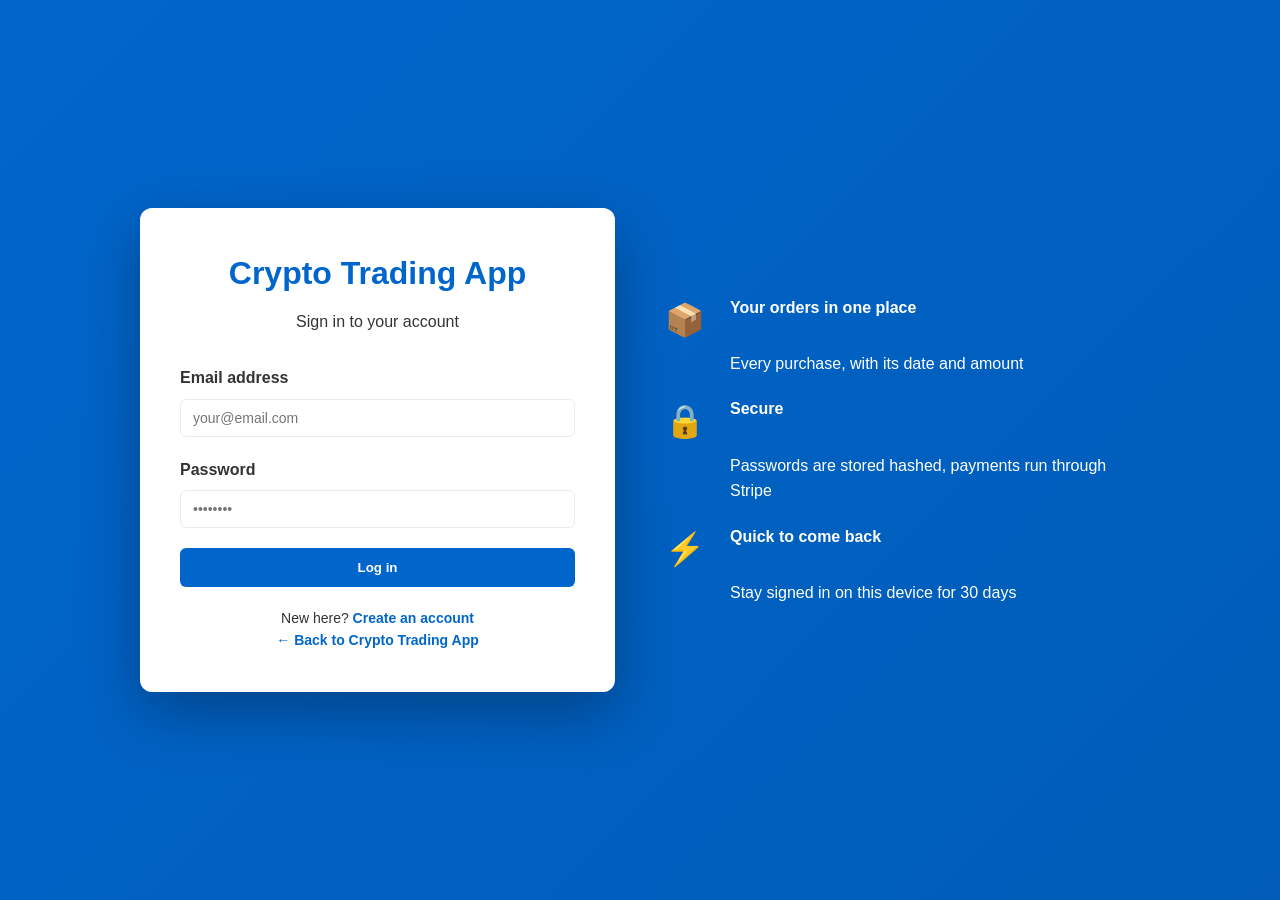
<file: login.html>
<!DOCTYPE html>
<html lang="en">
<head>
    <meta charset="UTF-8">
    <meta name="viewport" content="width=device-width, initial-scale=1.0">
    <title>Sign in - Crypto Trading App</title>
    <link rel="stylesheet" href="styles.css">
    <style>.auth-error{color:#b3261e;background:#fdecea;padding:10px 12px;border-radius:8px;margin:0 0 14px;font-size:14px}</style>
</head>
<body class="auth-page">
    <div class="auth-container">
        <div class="auth-card">
            <div class="auth-header">
                <h1>Crypto Trading App</h1>
                <p>Sign in to your account</p>
            </div>

            <p id="auth-error" class="auth-error" hidden></p>

            <!-- Login Form -->
            <form id="login-form" class="auth-form active-form">
                <div class="form-group">
                    <label for="login-email">Email address</label>
                    <input type="email" id="login-email" placeholder="your@email.com" autocomplete="email" required>
                </div>
                <div class="form-group">
                    <label for="login-password">Password</label>
                    <input type="password" id="login-password" placeholder="••••••••" autocomplete="current-password" required>
                </div>
                <button type="submit" class="btn btn-primary btn-block">Log in</button>
            </form>

            <!-- Signup Form (hidden by default) -->
            <form id="signup-form" class="auth-form">
                <div class="form-group">
                    <label for="signup-name">Your name</label>
                    <input type="text" id="signup-name" placeholder="Your name" autocomplete="name" required>
                </div>
                <div class="form-group">
                    <label for="signup-email">Email address</label>
                    <input type="email" id="signup-email" placeholder="your@email.com" autocomplete="email" required>
                </div>
                <div class="form-group">
                    <label for="signup-password">Password (8+ characters)</label>
                    <input type="password" id="signup-password" placeholder="••••••••" autocomplete="new-password" minlength="8" required>
                </div>
                <div class="form-group">
                    <label for="signup-password-confirm">Confirm password</label>
                    <input type="password" id="signup-password-confirm" placeholder="••••••••" autocomplete="new-password" minlength="8" required>
                </div>
                <button type="submit" class="btn btn-primary btn-block">Create account</button>
            </form>

            <div class="auth-footer">
                <p id="toggle-form-text">
                    New here? <a href="#" id="toggle-form">Create an account</a>
                </p>
                <p><a href="index.html">← Back to Crypto Trading App</a></p>
            </div>
        </div>

        <div class="auth-benefits">
            <div class="benefit-item">
                <span class="benefit-icon">📦</span>
                <p><strong>Your orders in one place</strong><br>Every purchase, with its date and amount</p>
            </div>
            <div class="benefit-item">
                <span class="benefit-icon">🔒</span>
                <p><strong>Secure</strong><br>Passwords are stored hashed, payments run through Stripe</p>
            </div>
            <div class="benefit-item">
                <span class="benefit-icon">⚡</span>
                <p><strong>Quick to come back</strong><br>Stay signed in on this device for 30 days</p>
            </div>
        </div>
    </div>

    <script src="auth.js"></script>
</body>
</html>
</file>
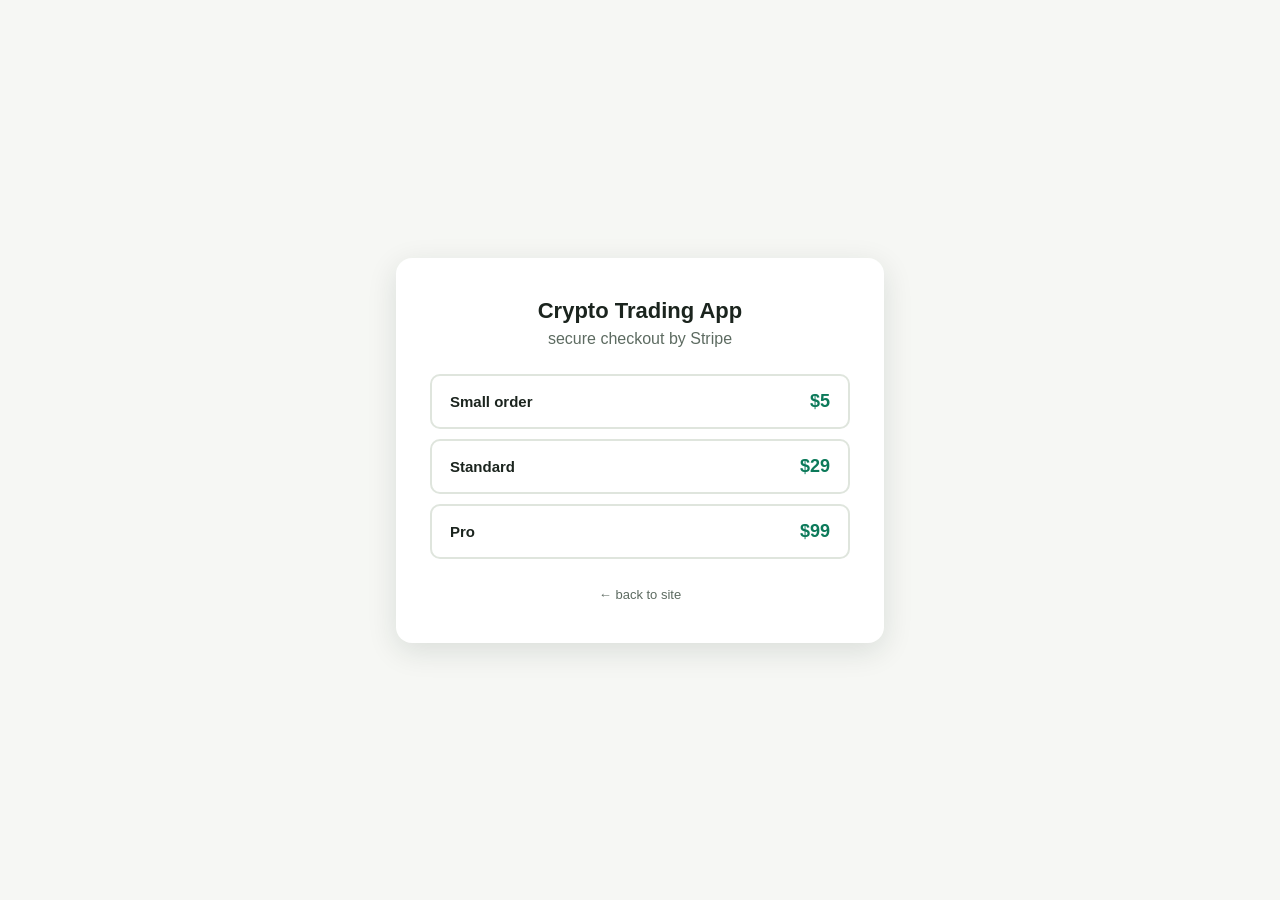
<file: pay.html>
<!DOCTYPE html><html lang="en"><head><meta charset="utf-8">
<meta name="viewport" content="width=device-width, initial-scale=1.0">
<title>Crypto Trading App — Checkout</title><style>
body{font-family:-apple-system,'Segoe UI',Roboto,Arial,sans-serif;background:#f6f7f4;
color:#1b241e;margin:0;display:flex;min-height:100vh;align-items:center;justify-content:center}
.card{background:#fff;border-radius:16px;padding:40px 34px;max-width:420px;width:90%;
box-shadow:0 8px 30px rgba(20,40,30,.12);text-align:center}
h1{font-size:22px;margin:0 0 6px} p{color:#5d6b61;margin:0 0 26px}
.offer{display:flex;justify-content:space-between;align-items:center;padding:15px 18px;
border:2px solid #dfe5dd;border-radius:10px;margin:10px 0;text-decoration:none;color:#1b241e;
transition:border-color .2s} .offer:hover{border-color:#0c7a5a}
.offer b{font-size:15px} .offer span{font-size:18px;font-weight:700;color:#0c7a5a}
.back{display:inline-block;margin-top:18px;color:#5d6b61;font-size:13px;text-decoration:none}
</style></head><body><div class="card">
<h1>Crypto Trading App</h1><p>secure checkout by Stripe</p>
<a class="offer" href="https://app.peerone.in/pay/crypto-trading-app?plan=small"><b>Small order</b><span>$5</span></a><a class="offer" href="https://app.peerone.in/pay/crypto-trading-app?plan=standard"><b>Standard</b><span>$29</span></a><a class="offer" href="https://app.peerone.in/pay/crypto-trading-app?plan=pro"><b>Pro</b><span>$99</span></a>
<a class="back" href="index.html">← back to site</a>
</div></body></html>
</file>
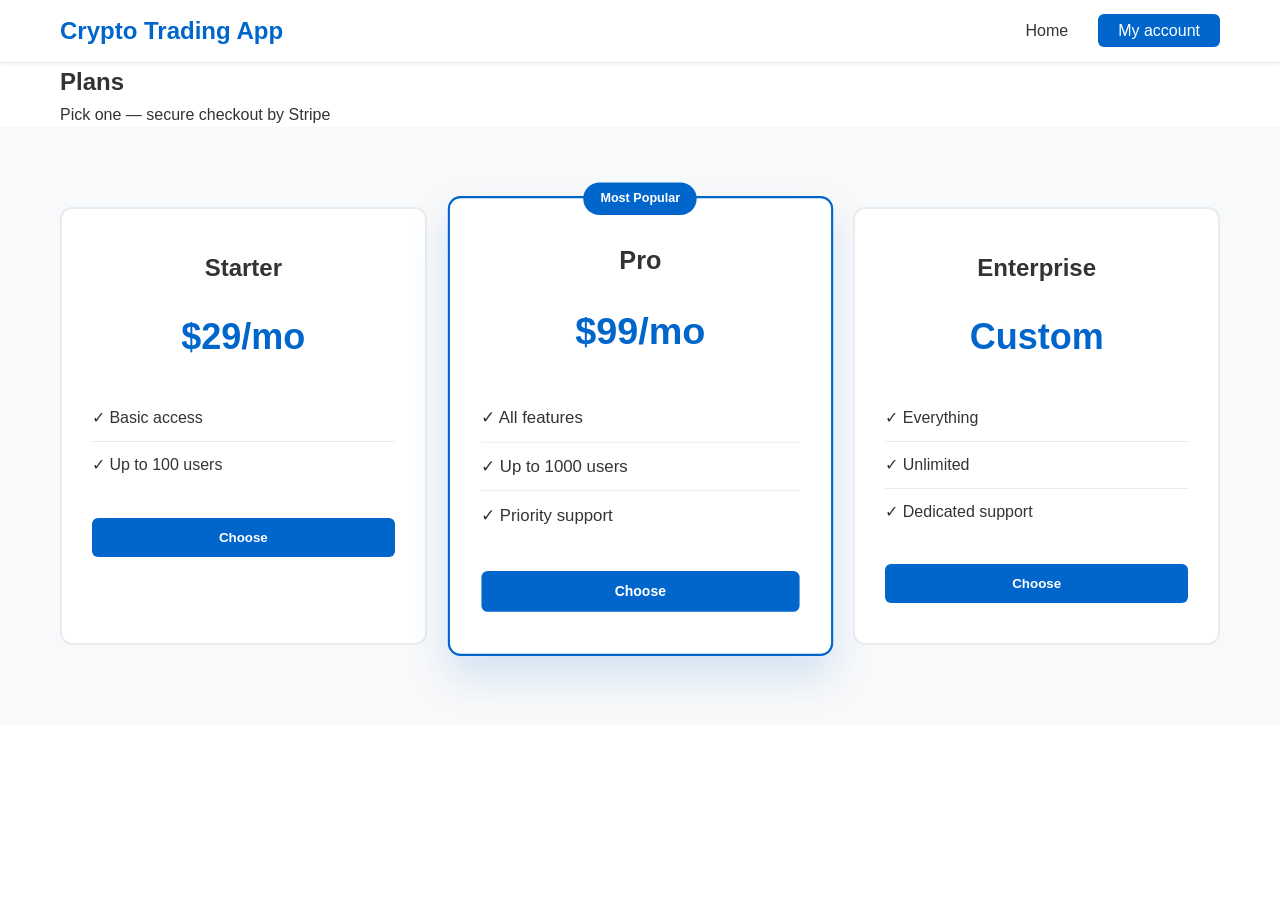
<file: pricing.html>
<!DOCTYPE html>
<html lang="en">
<head>
    <meta charset="UTF-8">
    <meta name="viewport" content="width=device-width, initial-scale=1.0">
    <title>Pricing - Crypto Trading App</title>
    <link rel="stylesheet" href="styles.css">
</head>
<body>
    <nav class="navbar">
        <div class="container">
            <div class="navbar-brand"><h1>Crypto Trading App</h1></div>
            <ul class="navbar-menu">
                <li><a href="index.html">Home</a></li>
                <li><a href="login.html" class="btn-nav">My account</a></li>
            </ul>
        </div>
    </nav>

    <section class="pricing-hero">
        <div class="container">
            <h1>Plans</h1>
            <p>Pick one — secure checkout by Stripe</p>
        </div>
    </section>

    <section class="pricing">
        <div class="container">
            <div class="pricing-grid">
                
            <div class="pricing-card ">
                
                <h3>Starter</h3>
                <div class="price">$29/mo</div>
                <ul class="features-list">
                    <li>✓ Basic access</li><li>✓ Up to 100 users</li>
                </ul>
                <button class="btn btn-primary" onclick="window.location.href='pay.html'" style="width: 100%;">
                    Choose
                </button>
            </div>
            
            <div class="pricing-card popular">
                <div class="popular-badge">Most Popular</div>
                <h3>Pro</h3>
                <div class="price">$99/mo</div>
                <ul class="features-list">
                    <li>✓ All features</li><li>✓ Up to 1000 users</li><li>✓ Priority support</li>
                </ul>
                <button class="btn btn-primary" onclick="window.location.href='pay.html'" style="width: 100%;">
                    Choose
                </button>
            </div>
            
            <div class="pricing-card ">
                
                <h3>Enterprise</h3>
                <div class="price">Custom</div>
                <ul class="features-list">
                    <li>✓ Everything</li><li>✓ Unlimited</li><li>✓ Dedicated support</li>
                </ul>
                <button class="btn btn-primary" onclick="window.location.href='pay.html'" style="width: 100%;">
                    Choose
                </button>
            </div>
            
            </div>
        </div>
    </section>

    <script src="auth.js"></script>
</body>
</html>
</file>
<file: styles.css>
/* ===========================
   GLOBAL STYLES
   =========================== */

:root {
    --primary: #0066cc;
    --accent: #00d4ff;
    --dark: #1a1a1a;
    --light: #f8f9fa;
    --gray: #6c757d;
    --border: #e9ecef;
    --success: #28a745;
    --danger: #dc3545;
}

* {
    margin: 0;
    padding: 0;
    box-sizing: border-box;
}

html {
    scroll-behavior: smooth;
}

body {
    font-family: -apple-system, BlinkMacSystemFont, 'Segoe UI', Roboto, 'Helvetica Neue', Arial, sans-serif;
    color: #333;
    line-height: 1.6;
    background: #fff;
}

.container {
    max-width: 1200px;
    margin: 0 auto;
    padding: 0 20px;
}

/* ===========================
   NAVIGATION
   =========================== */

.navbar {
    background: white;
    border-bottom: 1px solid var(--border);
    position: sticky;
    top: 0;
    z-index: 100;
    box-shadow: 0 2px 4px rgba(0,0,0,0.05);
}

.navbar .container {
    display: flex;
    justify-content: space-between;
    align-items: center;
    padding: 12px 20px;
}

.navbar-brand h1 {
    font-size: 24px;
    color: var(--primary);
    font-weight: 700;
}

.navbar-menu {
    list-style: none;
    display: flex;
    gap: 30px;
    align-items: center;
}

.navbar-menu a {
    color: #333;
    text-decoration: none;
    font-weight: 500;
    transition: color 0.3s;
}

.navbar-menu a:hover {
    color: var(--primary);
}

.btn-nav {
    padding: 8px 20px;
    background: var(--primary);
    color: white !important;
    border-radius: 6px;
    transition: all 0.3s;
}

.btn-nav:hover {
    background: #005cb8;
    transform: translateY(-2px);
}

/* ===========================
   BUTTONS
   =========================== */

.btn {
    padding: 12px 28px;
    border-radius: 6px;
    text-decoration: none;
    font-weight: 600;
    cursor: pointer;
    border: none;
    transition: all 0.3s;
    display: inline-block;
    text-align: center;
}

.btn-primary {
    background: var(--primary);
    color: white;
}

.btn-primary:hover {
    background: #005cb8;
    transform: translateY(-2px);
    box-shadow: 0 4px 12px rgba(0, 102, 204, 0.3);
}

.btn-secondary {
    background: transparent;
    color: var(--primary);
    border: 2px solid var(--primary);
}

.btn-secondary:hover {
    background: var(--primary);
    color: white;
}

.btn-lg {
    padding: 14px 36px;
    font-size: 16px;
}

.btn-block {
    width: 100%;
}

.btn-text {
    background: none;
    color: var(--primary);
    padding: 0;
    text-decoration: underline;
}

.btn-google {
    background: #f5f5f5;
    color: #333;
    display: flex;
    align-items: center;
    justify-content: center;
    gap: 8px;
}

.btn-google:hover {
    background: #e9ecef;
}

/* ===========================
   HERO SECTION
   =========================== */

.hero {
    background: linear-gradient(135deg, var(--primary) 0%, #005cb8 100%);
    color: white;
    padding: 100px 20px;
    text-align: center;
}

.hero-content {
    max-width: 700px;
    margin: 0 auto;
}

.hero h1 {
    font-size: 48px;
    margin-bottom: 20px;
    font-weight: 700;
}

.hero-subtitle {
    font-size: 18px;
    opacity: 0.95;
    margin-bottom: 30px;
    line-height: 1.6;
}

.hero-buttons {
    display: flex;
    gap: 15px;
    justify-content: center;
    flex-wrap: wrap;
    margin-bottom: 20px;
}

.hero-note {
    font-size: 14px;
    opacity: 0.8;
}

/* ===========================
   FEATURES SECTION
   =========================== */

.features {
    padding: 80px 20px;
    background: white;
}

.features h2, .pricing h2, .testimonials h2, .cta h2 {
    font-size: 36px;
    text-align: center;
    margin-bottom: 50px;
    color: #333;
}

.features-grid {
    display: grid;
    grid-template-columns: repeat(auto-fit, minmax(300px, 1fr));
    gap: 30px;
}

.feature-card {
    background: #f8f9fa;
    padding: 30px;
    border-radius: 12px;
    text-align: center;
    transition: all 0.3s;
    border: 1px solid var(--border);
}

.feature-card:hover {
    transform: translateY(-8px);
    box-shadow: 0 8px 24px rgba(0, 102, 204, 0.1);
    border-color: var(--primary);
}

.feature-icon {
    width: 60px;
    height: 60px;
    background: var(--primary);
    color: white;
    border-radius: 12px;
    display: flex;
    align-items: center;
    justify-content: center;
    margin: 0 auto 20px;
    font-size: 32px;
}

.feature-card h3 {
    font-size: 20px;
    margin-bottom: 10px;
    color: #333;
}

.feature-card p {
    color: var(--gray);
    font-size: 14px;
}

/* ===========================
   PRICING SECTION
   =========================== */

.pricing {
    padding: 80px 20px;
    background: #f8f9fa;
}

.pricing-grid {
    display: grid;
    grid-template-columns: repeat(auto-fit, minmax(280px, 1fr));
    gap: 30px;
}

.pricing-card {
    background: white;
    padding: 40px 30px;
    border-radius: 12px;
    text-align: center;
    border: 2px solid var(--border);
    position: relative;
    transition: all 0.3s;
}

.pricing-card.popular {
    border-color: var(--primary);
    transform: scale(1.05);
    box-shadow: 0 20px 40px rgba(0, 102, 204, 0.15);
}

.popular-badge {
    position: absolute;
    top: -15px;
    left: 50%;
    transform: translateX(-50%);
    background: var(--primary);
    color: white;
    padding: 6px 16px;
    border-radius: 20px;
    font-size: 12px;
    font-weight: 600;
}

.pricing-card h3 {
    font-size: 24px;
    margin-bottom: 10px;
}

.pricing-card .price {
    font-size: 36px;
    color: var(--primary);
    font-weight: 700;
    margin: 20px 0;
}

.pricing-card .plan-desc {
    color: var(--gray);
    font-size: 14px;
    margin-bottom: 30px;
}

.features-list {
    list-style: none;
    text-align: left;
    margin: 30px 0;
}

.features-list li {
    padding: 10px 0;
    color: #333;
    border-bottom: 1px solid var(--border);
}

.features-list li:last-child {
    border-bottom: none;
}

/* ===========================
   TESTIMONIALS SECTION
   =========================== */

.testimonials {
    padding: 80px 20px;
    background: white;
}

.testimonials-grid {
    display: grid;
    grid-template-columns: repeat(auto-fit, minmax(300px, 1fr));
    gap: 30px;
}

.testimonial {
    background: #f8f9fa;
    padding: 30px;
    border-radius: 12px;
    border-left: 4px solid var(--primary);
}

.testimonial p {
    color: #333;
    margin-bottom: 15px;
    line-height: 1.8;
}

.testimonial .author {
    color: var(--primary);
    font-weight: 600;
    font-size: 14px;
}

/* ===========================
   CTA SECTION
   =========================== */

.cta {
    background: linear-gradient(135deg, var(--primary) 0%, #005cb8 100%);
    color: white;
    padding: 80px 20px;
    text-align: center;
}

.cta h2 {
    color: white;
    margin-bottom: 15px;
}

.cta p {
    font-size: 18px;
    margin-bottom: 30px;
}

/* ===========================
   FOOTER
   =========================== */

footer {
    background: #1a1a1a;
    color: white;
    padding: 50px 20px 20px;
}

.footer-content {
    display: grid;
    grid-template-columns: repeat(auto-fit, minmax(250px, 1fr));
    gap: 40px;
    margin-bottom: 30px;
}

.footer-section h4 {
    margin-bottom: 15px;
    font-size: 16px;
}

.footer-section ul {
    list-style: none;
}

.footer-section a {
    color: #999;
    text-decoration: none;
    transition: color 0.3s;
}

.footer-section a:hover {
    color: var(--accent);
}

.footer-bottom {
    border-top: 1px solid #333;
    padding-top: 20px;
    text-align: center;
    color: #666;
}

/* ===========================
   DASHBOARD STYLES
   =========================== */

.dashboard-container {
    display: flex;
    min-height: calc(100vh - 60px);
}

.sidebar {
    width: 250px;
    background: #f8f9fa;
    border-right: 1px solid var(--border);
    padding: 20px;
    overflow-y: auto;
}

.user-profile {
    display: flex;
    align-items: center;
    gap: 12px;
    padding: 15px;
    background: white;
    border-radius: 8px;
    margin-bottom: 20px;
}

.avatar {
    width: 40px;
    height: 40px;
    background: var(--primary);
    color: white;
    border-radius: 50%;
    display: flex;
    align-items: center;
    justify-content: center;
    font-size: 20px;
}

.user-info p {
    margin: 0;
    font-size: 13px;
}

.user-name {
    font-weight: 600;
    color: #333;
}

.user-email {
    color: var(--gray);
}

.sidebar-menu {
    display: flex;
    flex-direction: column;
    gap: 5px;
}

.menu-item {
    padding: 12px 15px;
    color: #333;
    text-decoration: none;
    border-radius: 6px;
    transition: all 0.3s;
}

.menu-item:hover {
    background: white;
}

.menu-item.active {
    background: var(--primary);
    color: white;
}

.dashboard-main {
    flex: 1;
    overflow-y: auto;
    padding: 40px;
}

.section-header {
    display: flex;
    justify-content: space-between;
    align-items: center;
    margin-bottom: 30px;
}

.section-header h2 {
    font-size: 28px;
    margin: 0;
}

.dashboard-section {
    display: none;
}

.dashboard-section.active {
    display: block;
}

.stats-grid {
    display: grid;
    grid-template-columns: repeat(auto-fit, minmax(240px, 1fr));
    gap: 20px;
    margin-bottom: 40px;
}

.stat-card {
    background: white;
    padding: 20px;
    border-radius: 8px;
    border: 1px solid var(--border);
    display: flex;
    gap: 15px;
    transition: all 0.3s;
}

.stat-card:hover {
    box-shadow: 0 4px 12px rgba(0,0,0,0.1);
}

.stat-icon {
    font-size: 32px;
    min-width: 50px;
}

.stat-label {
    color: var(--gray);
    font-size: 12px;
    margin: 0;
    text-transform: uppercase;
}

.stat-value {
    font-size: 24px;
    font-weight: 700;
    margin: 5px 0 0;
}

.quick-actions h3 {
    margin-bottom: 20px;
}

.actions-grid {
    display: grid;
    grid-template-columns: repeat(auto-fit, minmax(200px, 1fr));
    gap: 15px;
}

.action-btn {
    padding: 15px;
    background: white;
    border: 1px solid var(--border);
    border-radius: 8px;
    cursor: pointer;
    transition: all 0.3s;
    font-weight: 500;
}

.action-btn:hover {
    border-color: var(--primary);
    color: var(--primary);
}

/* ===========================
   FORMS
   =========================== */

.form-group {
    margin-bottom: 20px;
}

.form-group label {
    display: block;
    margin-bottom: 8px;
    font-weight: 600;
    color: #333;
}

.form-group input, .form-group textarea {
    width: 100%;
    padding: 10px 12px;
    border: 1px solid var(--border);
    border-radius: 6px;
    font-size: 14px;
    transition: border-color 0.3s;
}

.form-group input:focus, .form-group textarea:focus {
    outline: none;
    border-color: var(--primary);
    box-shadow: 0 0 0 3px rgba(0, 102, 204, 0.1);
}

/* ===========================
   AUTH PAGE
   =========================== */

.auth-page {
    background: linear-gradient(135deg, var(--primary) 0%, #005cb8 100%);
    min-height: 100vh;
    display: flex;
    align-items: center;
    justify-content: center;
}

.auth-container {
    display: grid;
    grid-template-columns: 1fr 1fr;
    gap: 50px;
    max-width: 1000px;
    align-items: center;
    width: 90%;
}

.auth-card {
    background: white;
    padding: 40px;
    border-radius: 12px;
    box-shadow: 0 20px 60px rgba(0,0,0,0.3);
}

.auth-header {
    text-align: center;
    margin-bottom: 30px;
}

.auth-header h1 {
    color: var(--primary);
    margin-bottom: 10px;
}

.auth-form {
    display: none;
}

.auth-form.active-form {
    display: block;
}

.form-remember {
    display: flex;
    justify-content: space-between;
    align-items: center;
    margin: 15px 0 25px;
    font-size: 14px;
}

.form-divider {
    text-align: center;
    color: var(--gray);
    margin: 25px 0;
    position: relative;
}

.form-divider::before {
    content: '';
    position: absolute;
    top: 50%;
    left: 0;
    right: 0;
    height: 1px;
    background: var(--border);
}

.form-divider::after {
    content: 'or';
    position: relative;
    background: white;
    padding: 0 10px;
}

.form-agreement {
    display: flex;
    gap: 8px;
    font-size: 13px;
    margin: 15px 0 25px;
}

.form-agreement input {
    margin-top: 2px;
}

.auth-footer {
    text-align: center;
    margin-top: 20px;
    font-size: 14px;
}

.auth-footer a {
    color: var(--primary);
    text-decoration: none;
    font-weight: 600;
}

.auth-benefits {
    display: flex;
    flex-direction: column;
    gap: 20px;
    color: white;
}

.benefit-item {
    display: flex;
    gap: 15px;
}

.benefit-icon {
    font-size: 32px;
    min-width: 50px;
}

.benefit-item p {
    margin: 0;
}

.benefit-item strong {
    display: block;
    margin-bottom: 5px;
}

/* ===========================
   RESPONSIVE
   =========================== */

@media (max-width: 768px) {
    .navbar-menu {
        gap: 15px;
    }

    .hero h1 {
        font-size: 32px;
    }

    .hero-buttons {
        flex-direction: column;
    }

    .dashboard-container {
        flex-direction: column;
    }

    .sidebar {
        width: 100%;
        border-right: none;
        border-bottom: 1px solid var(--border);
        display: none;
    }

    .auth-container {
        grid-template-columns: 1fr;
    }

    .auth-benefits {
        display: none;
    }

    .section-header {
        flex-direction: column;
        align-items: flex-start;
        gap: 15px;
    }
}
</file>
